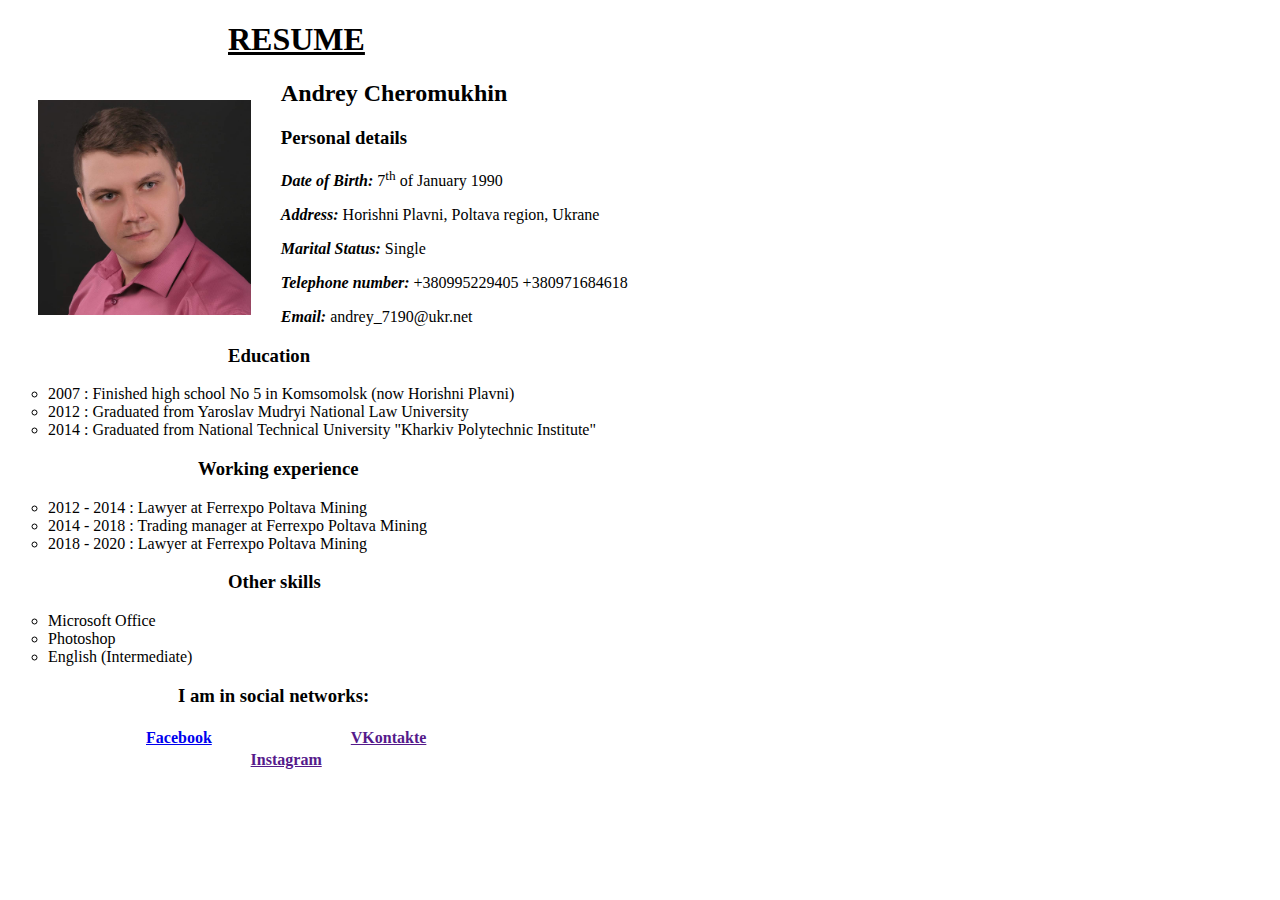
<file: homework/1resume/index.html>
<!DOCTYPE html>
<html lang="en">
  <head>
    <meta charset="UTF-8">
    <title>My resume</title>
    <meta http-equiv="X-UA-Compatible" content="ie=edge">
  </head>
  <body>
    <h1 style="text-indent:220px"><u><b>RESUME</b></u></h1>
      <img align="left" src="./img/my_photo.jpg" alt="My photo" title="My photo" vspace="20" hspace="30" height="215"> 
      <h2 align="left"> <b>Andrey Cheromukhin</b></h2>
      <h3 align="left"><b>Personal details</b></h3> 
        <p><b><em>Date of Birth:</em></b> 7<sup>th</sup> of January 1990</p>
        <p><b><em>Address:</em></b> Horishni Plavni, Poltava region, Ukrane</p>
        <p><b><em>Marital Status:</em></b> Single</p>
        <p><b><em>Telephone number:</em></b> +380995229405  +380971684618</p>
        <p><b><em>Email:</em></b> andrey_7190@ukr.net</p>
        <h3 style="text-indent:220px"><b>Education</b></h3>
            <ul type="circle">
               <li>2007 : Finished high school N<sud>o</sub> 5 in Komsomolsk (now Horishni Plavni) </li> 
               <li>2012 : Graduated from Yaroslav Mudryi National Law University</li>
               <li>2014 : Graduated from National Technical University "Kharkiv Polytechnic Institute"</li> 
            </ul>
      <h3 style="text-indent:190px"><b>Working experience</b></h3>
             <ul type="circle">
               <li>2012 - 2014 : Lawyer at Ferrexpo Poltava Mining</li> 
               <li>2014 - 2018 : Trading manager at Ferrexpo Poltava Mining</li> 
               <li>2018 - 2020 : Lawyer at Ferrexpo Poltava Mining</li> 
            </ul>
            <h3 style="text-indent:220px"><b>Other skills</b></h3>
            <ul type="circle">
              <li>Microsoft Office</li> 
              <li>Photoshop</li> 
              <li>English (Intermediate)</li> 
           </ul>
        <h3 style="text-indent:170px"><b>I am in social networks:</b></h3>
          <table style="text-indent:135px">
              <tr>
               <th>
                 <a href="https://www.facebook.com/profile.php?id=100009901813032"target="_blank"><front color="2C59E1">Facebook</front></a> 
                  <!--Активна только ссылка на Facebook, остальные ссылки только для примера использования элементов таблицы-->
               </th>
               <th>
                 <a href= ""target="_blank"><front color="61E1AC">VKontakte</front></a>
                </th>
               </tr>
               <th colspan="2">
                <a align="senter" href= ""target="_blank"><front color="E18C4B">Instagram</front></a>
                </th>
              </tr>
      </table>
  </body>
</html>
</file>
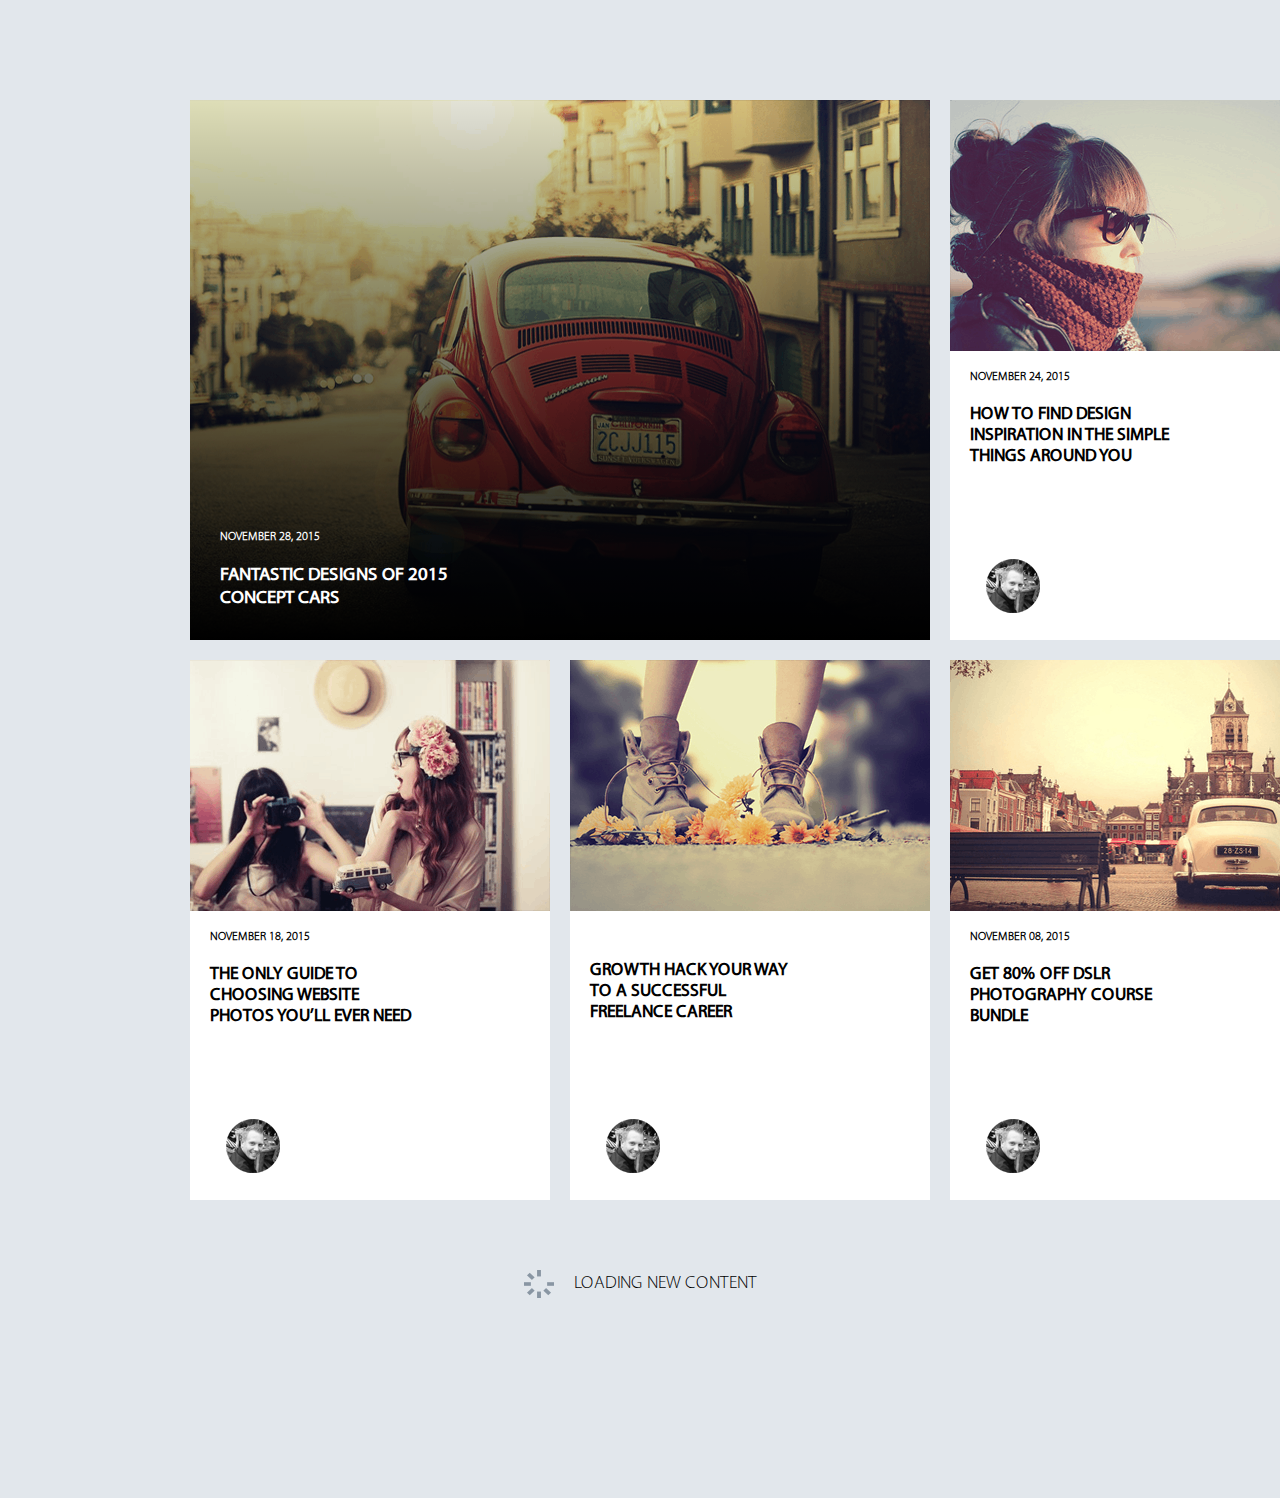
<file: homework/Blog/index.html>
<!DOCTYPE html>
<html lang="en">
<head>
    <meta charset="UTF-8">
    <meta name="viewport" content="width=device-width, initial-scale=1.0">
    <link rel="stylesheet" href="./style.css">
    <link rel="shortcut icon" href="./assets/images/blogs-png-2.png" type="icon">
    <title>Blog</title>
</head>
<body>
    <div class="container">
        <div class="grid1">
           <div class="blog-card1">
              <div class="foto1">
                  <img  class="img-card1" src="./assets/images/foto-1.png" alt="pic">
                  <div class="card1-text">
                  <h3 class="date"><span> November 28, 2015</span></h3> 
                  <a href="#" class="card1-link"><h3><span>Fantastic Designs Of 2015</span><span>Concept Cars</span></h3></a>
                  </div> 
               </div>
           </div>  
            <div class="blog-card">
              <div class="foto">
                  <img src="./assets/images/foto-2.png" alt="pic">
              </div>
              <div class="blog-card-text">
                 <h3 class="date">November 24, 2015</h3> 
                 <a href="#" class="card-link"><h3><span>How To Find Design</span><span> Inspiration In The Simple</span><span> Things Around You</span></h3></a>
                 <img class="blog-card-foto-6" src="./assets/images/foto-6.png" alt="foto"> 
              </div>
           </div>
        </div>   
        <div class="grid2">
          <div class="blog-card">
              <div class="foto">
                  <img src="./assets/images/foto-3.png" alt="pic">
              </div>
              <div class="blog-card-text">
                <h3 class="date">November 18, 2015</h3> 
                <a href="#" class="card-link"><h3><span>The Only Guide To</span><span>Choosing Website</span><span>Photos You’ll Ever Need</span></h3></a>
                <img class="blog-card-foto-6" src="./assets/images/foto-6.png" alt="foto"> 
              </div>
          </div>  
          <div class="blog-card">
               <div class="foto4">
                   <img src="./assets/images/foto-4.png" alt="pic">
                </div>
                <div class="blog-card-text">
                <a href="#" class="card-link"><h3><span>Growth Hack Your Way</span><span>to a Successful</span><span>Freelance Career</span></h3></a>
                <img class="blog-card-foto-6" src="./assets/images/foto-6.png" alt="foto"> 
                </div>
          </div>
          <div class="blog-card">   
                <div class="foto">
                 <img src="./assets/images/foto-5.png" alt="pic">
                </div>
                <div class="blog-card-text">
                 <h3 class="date">November 08, 2015</h3> 
                 <a href="#" class="card-link"><h3><span>Get 80% Off DSLR</span><span>Photography Course</span><span>Bundle</span></h3></a>
                 <img class="blog-card-foto-6" src="./assets/images/foto-6.png" alt="foto"> 
                </div>
         </div>
     </div>
     <div class="footer-icon">
        <img class="footer-icon-img" src="./assets/images/footer-icon.png" alt="loading icon">
        <span class="footer-icon-text">loading new content</span>      
    </div>
 </div>  
</body>
</html>
</file>
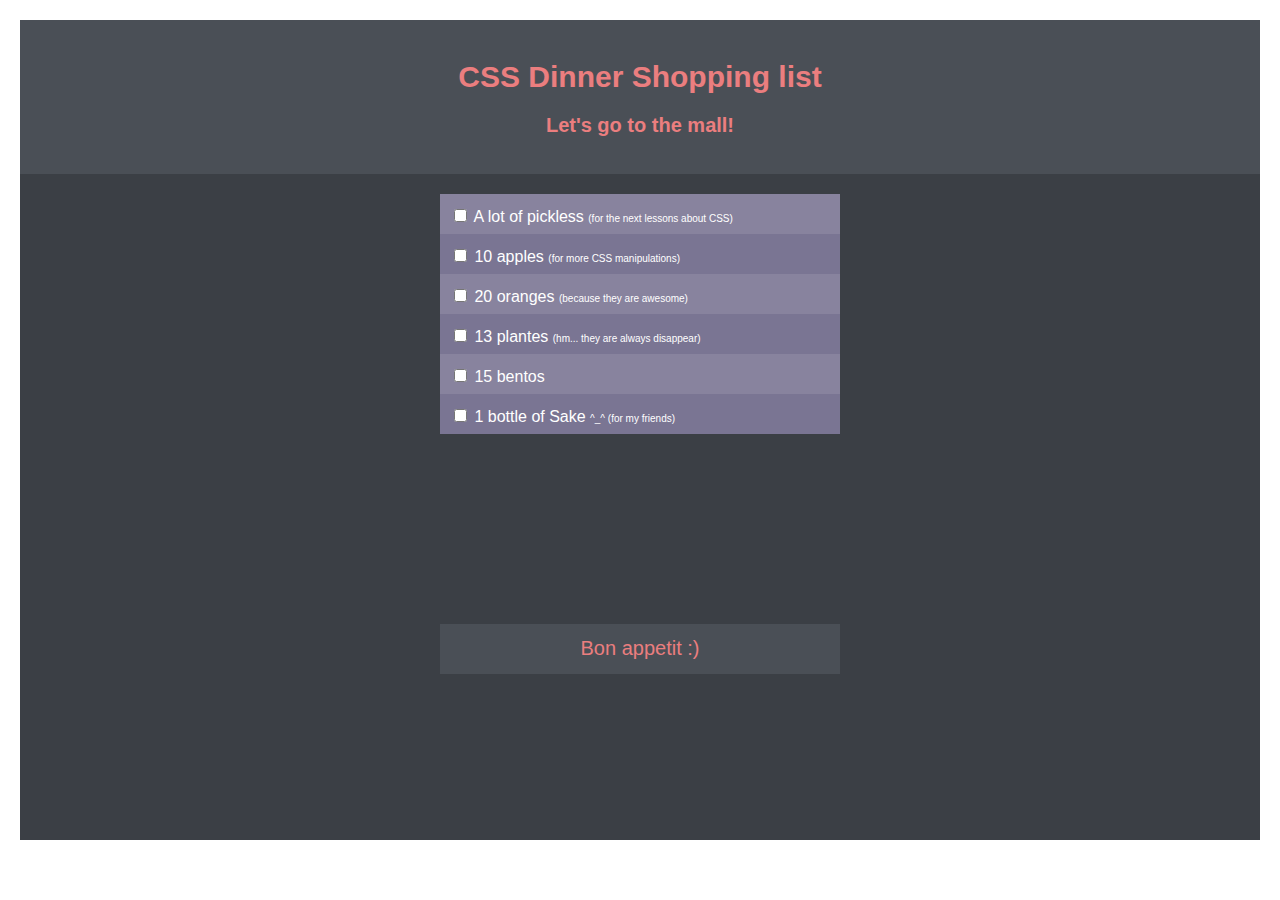
<file: homework/css-shoping-list-3/index.html>
<!DOCTYPE html>
<html lang="en">
<head>
    <meta charset="UTF-8">
    <meta name="viewport" content="width=device-width, initial-scale=1.0">
    <link rel="stylesheet" href="./style.css">
    <link rel="shortcut icon" href="./img/favicon.png" type="image/x-icon">
    <title>CSS Dinner Shopping list</title>
</head>
<body>
<article class="title">  
    <h1><b>CSS Dinner Shopping list</b></h1>
    <h2>Let's go to the mall!</h2> 
</article>
<section>
    <ul class="list">
      <li class="item1">
        <label>
        <input type="checkbox" id="item1">
        <span class="list-item1">A lot of pickless </span>
      </label>
      </li>
       <li class="item2">
         <label >
         <input type="checkbox" id="item2">
         <span class="list-item2">10 apples </span>
        </label>
      </li>
      <li class="item3">
        <label>
         <input type="checkbox" id="item3">
         <span class="list-item3">20 oranges </span>
        </label>
      </li>
      <li class="item4"><label>
          <input type="checkbox" id="item4">
          <span class="list-item4">13 plantes </span>
        </label>
      </li>
      <li class="item5">
        <label>
           <input type="checkbox" id="item5">
           <span class="list-item5">15 bentos </span>
          </label>
      </li>
      <li class="item6">
        <label>
           <input type="checkbox" id="item6">
           <span class="list-item6">1 bottle of Sake </span>
          </label>
      </li>
   </ul>
  </section>
  <footer>
     <button class="btn">Bon appetit :)</button>
 </footer>
</body>
</html>
</file>
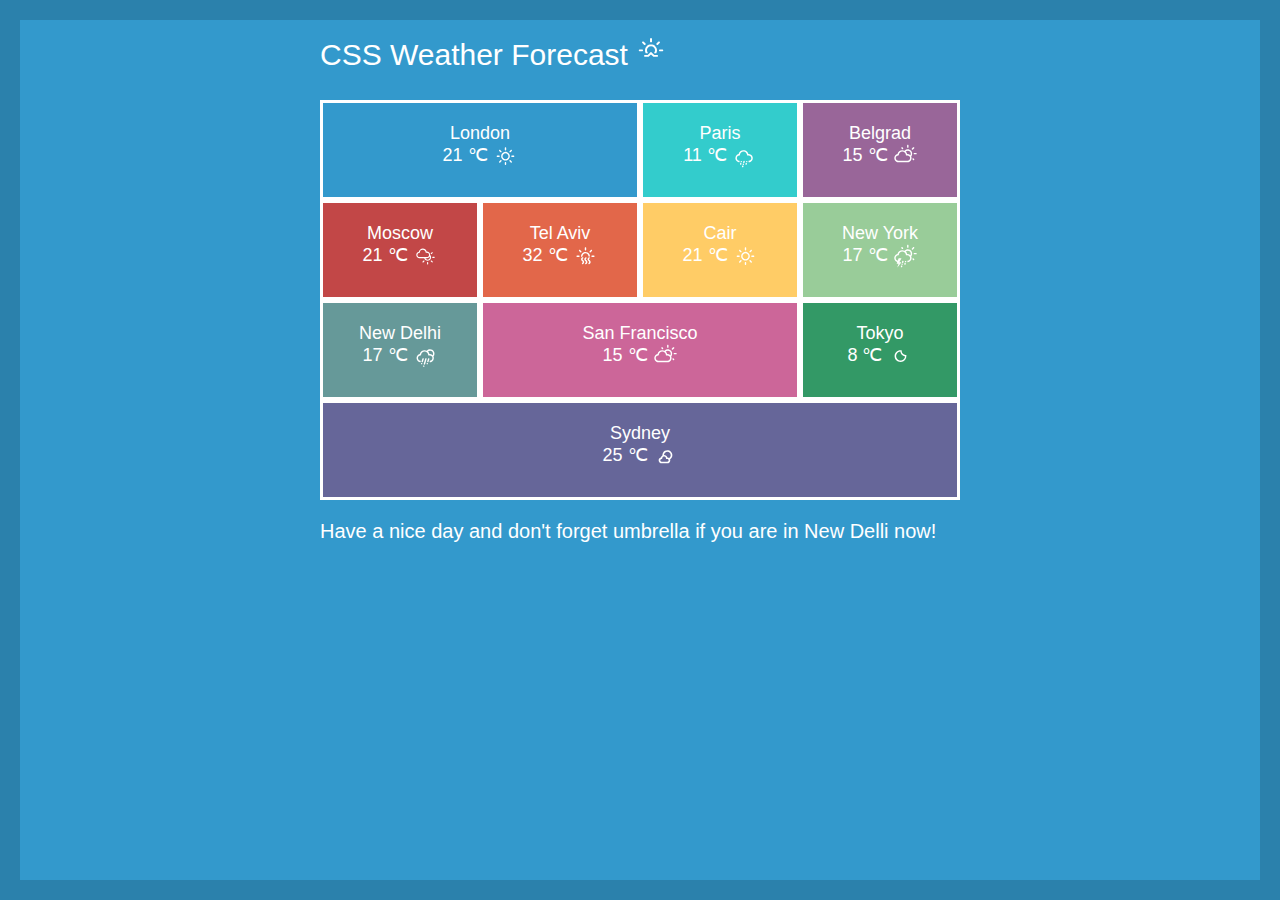
<file: homework/CSS_Weather_Forecast/index.html>
<!DOCTYPE html>
<html lang="en">
<head>
    <meta charset="UTF-8">
    <meta name="viewport" content="width=device-width, initial-scale=1.0">
    <link rel="stylesheet" href="./style.css">
    <link rel="shortcut icon" href="./icons/kisspng-sun-computer-icons-sun-vector-5acb32ddccce51.4741798915232662698389.png" type="image/x-icon">
    <title>CSS_Weather_Forecast</title>
</head>
<body>
    <header class="heading">
        <span>CSS Weather Forecast</span> <img class="heading-icon" src="./icons/wi-sunrise.svg" alt="">
    </header>
    <section>
    <ul class="main-list">
        <li class="cell-1"><p>London</p><span class="temperature" > 21 &#8451 </span> <img class="icon" src="./icons/wi-day-sunny.svg"> </li>
        <li class="cell-2"><p>Paris</p><span class="temperature">  11 &#8451  </span> <img class="icon" src="./icons/wi-sleet.svg"> </li>
        <li class="cell-3"><p>Belgrad</p><span class="temperature">  15 &#8451 </span> <img class="icon" src="./icons/wi-day-cloudy.svg"> </li>
        <li class="cell-4"><p>Moscow</p><span class="temperature">  21 &#8451 </span> <img class="icon" src="./icons/wi-day-cloudy-high.svg"> </li>
        <li class="cell-5"><p>Tel Aviv</p><span class="temperature"> 32 &#8451 </span><img class="icon" src="./icons/wi-hot.svg"> </li>
        <li class="cell-6"><p>Cair</p><span class="temperature">  21 &#8451 </span> <img class="icon" src="./icons/wi-day-sunny.svg"> </li>
        <li class="cell-7"><p>New York</p><span class="temperature">  17 &#8451 </span> <img class="icon" src="./icons/wi-day-sleet-storm.svg"> </li>
        <li class="cell-8"><p>New Delhi</p><span class="temperature">  17 &#8451 </span> <img class="icon" src="./icons/wi-night-hail.svg"> </li>
        <li class="cell-9"><p>San Francisco</p><span class="temperature">  15 &#8451 </span> <img class="icon" src="./icons/wi-day-cloudy.svg"> </li>
        <li class="cell-10"><p>Tokyo</p><span class="temperature">  8 &#8451 </span> <img class="icon" src="./icons/wi-night-clear.svg"> </li>
        <li class="cell-11"><p>Sydney</p><span class="temperature"> 25 &#8451 </span> <img class="icon" src="./icons/wi-night-partly-cloudy.svg"></li>
    </ul>
</section>
<footer>
    <p class="footer-text">Have a nice day and don't forget umbrella if you are in New Delli now!</p>
</footer>
</body>
</html>
</file>
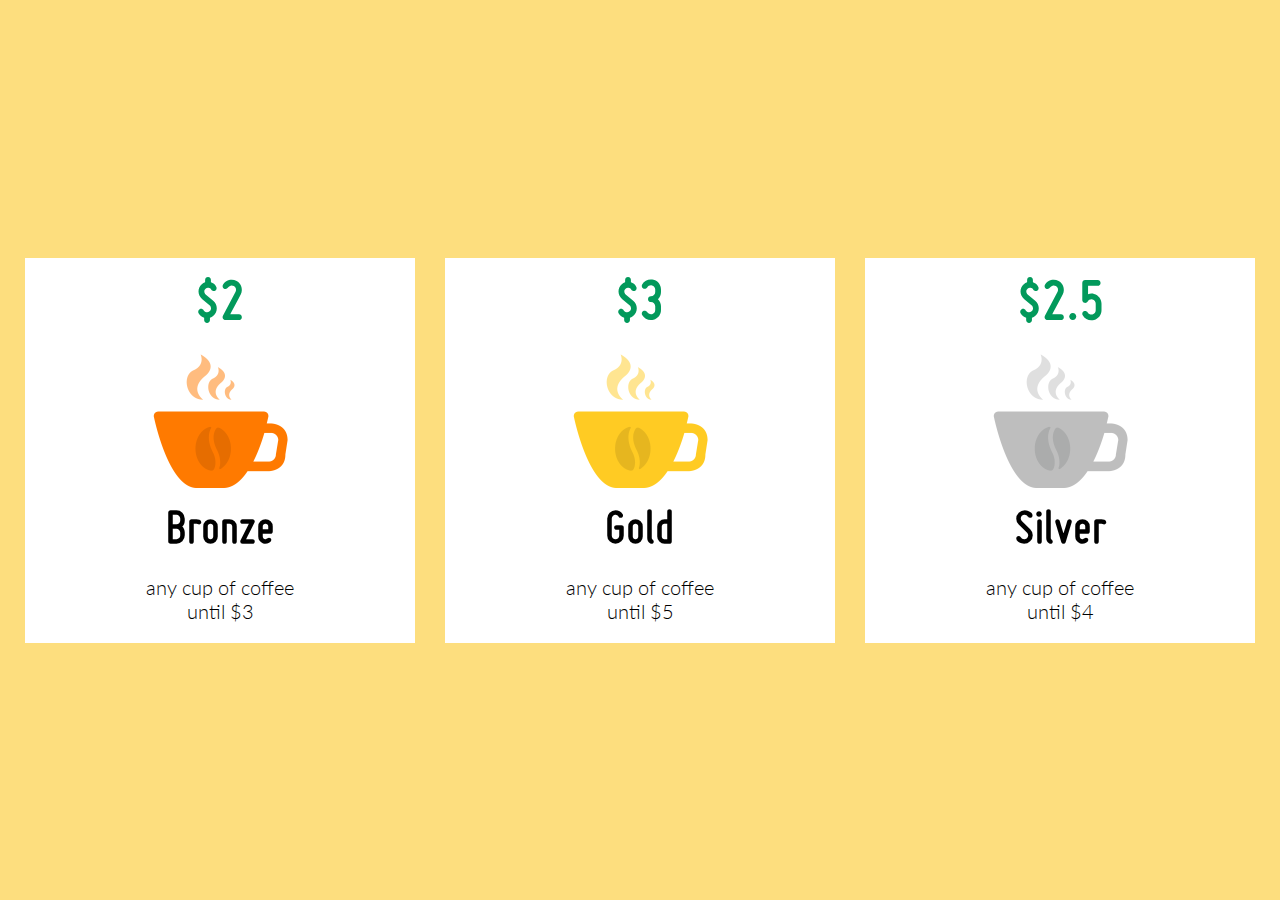
<file: homework/Cups/index.html>
<!DOCTYPE html>
<html lang="en">
<head>
    <meta charset="UTF-8">
    <meta name="viewport" content="width=device-width, initial-scale=1.0">
    <link rel="stylesheet" href="./style.css">
    <link rel="shortcut icon" href="./assets/images/hotpng-com.png" type="icon">
    <title>Cups of coffe</title>
</head>
  <body>
        <ul class="price-list">
            <li class="price-card">
                <p class="price-list__price">$2</p>
                <div class="price-list__img"><img src="./assets/images/orange-cup.png" alt="orange-cup"></div>
                <h3 class="price-list__heading">Bronze</h3>
                <p class="price-list__text"> any cup of coffee until $3</p>
            </li>
            <li class="price-card">
                <p class="price-list__price">$3</p>
                <div class="price-list__img"><img src="./assets/images/yellow-cup.png" alt="yellow-cup"></div>
                <h3 class="price-list__heading">Gold</h3>
                <p class="price-list__text"> any cup of coffee until $5</p>
            </li>
            <li class="price-card">
                <p class="price-list__price">$2.5</p>
                <div class="price-list__img"><img src="./assets/images/grey-cup.png" alt="grey-cup"></div>
                <h3 class="price-list__heading">Silver</h3>
                <p class="price-list__text"> any cup of coffee until $4</p>
            </li>
        </ul>
  </body>
</html>
</file>
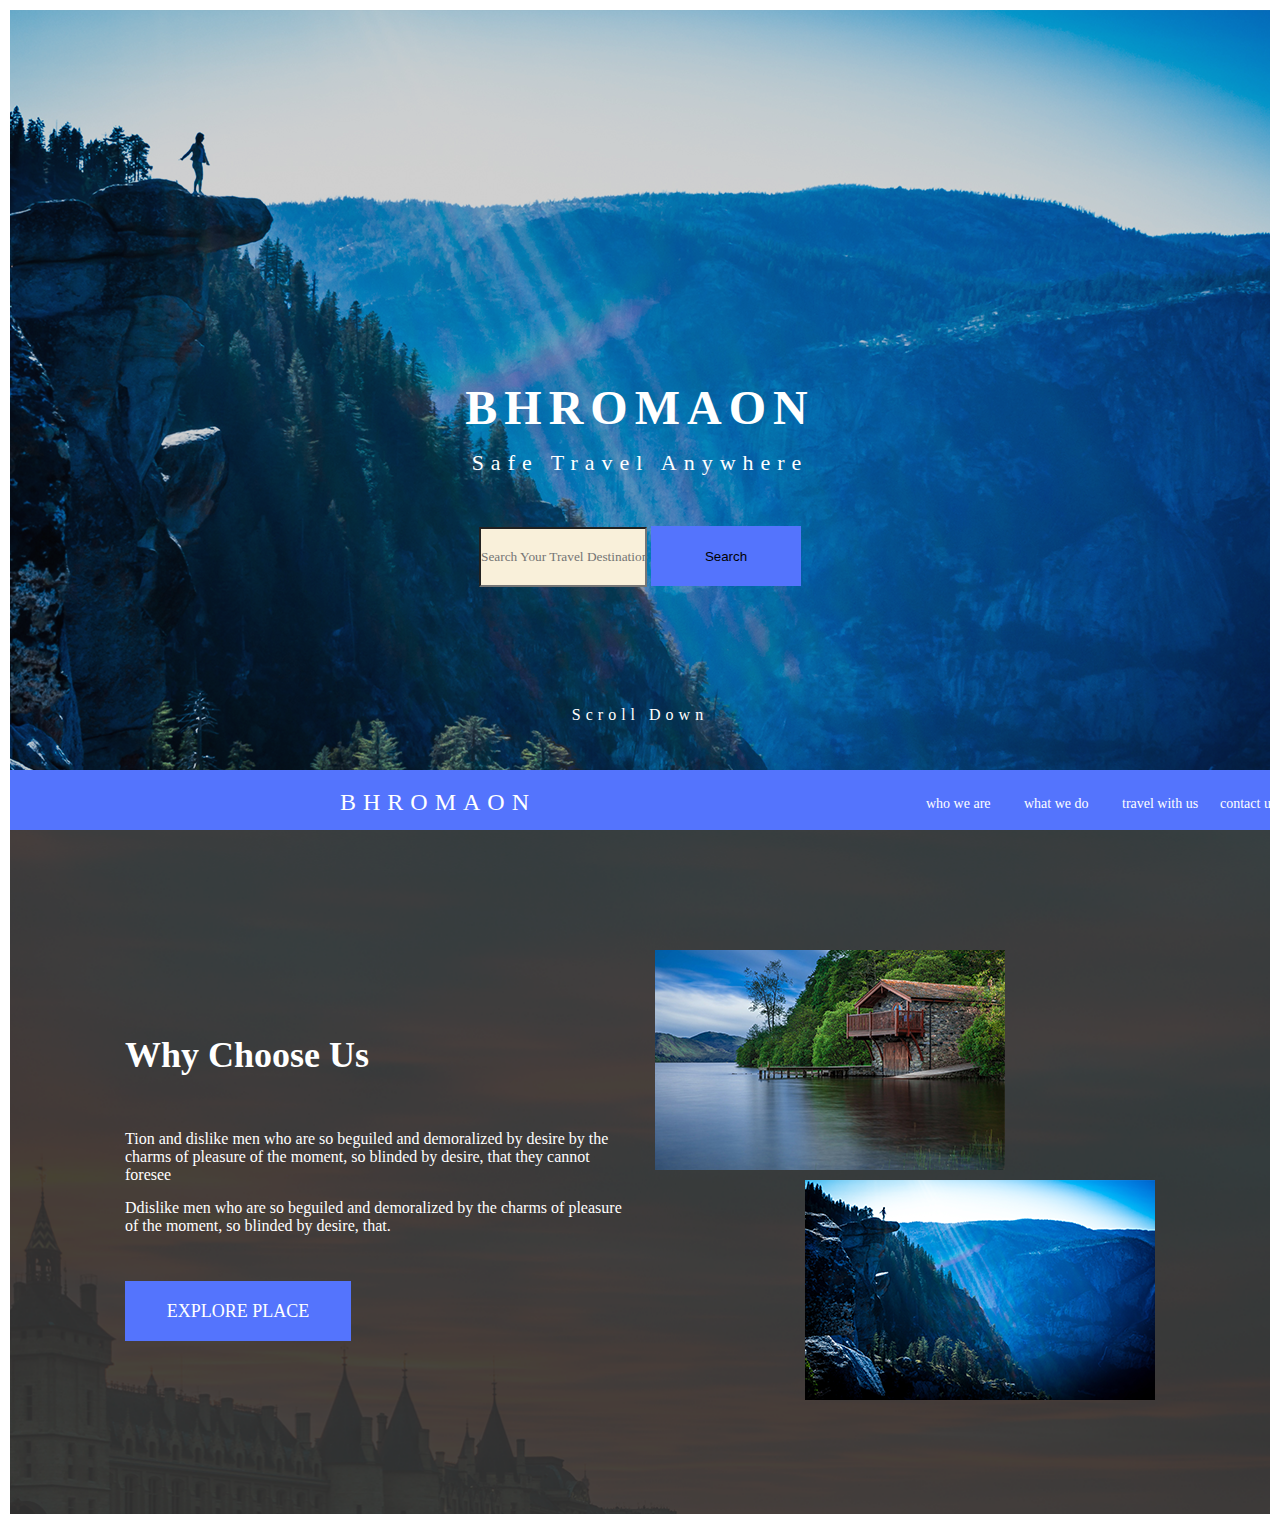
<file: homework/exаm/index.html>
<!DOCTYPE html>
<html lang="en">
<head>
    <meta charset="UTF-8">
    <meta name="viewport" content="width=device-width, initial-scale=1.0">
    <link rel="stylesheet" href="./style.css">
    <link rel="shortcut icon" href="./assets/images/Snow mountain free icon 1.png" type="image/x-icon">
    <title>Travel More</title>
</head>
<body>
    <header class="header">
        <h1 class="main_title">bhromaon</h1>
        <span class="head_text">Safe Travel Anywhere</span>
        <div class="form">
            <form class="header_form">
            <input type="text" placeholder="Search Your Travel Destination">
            <button type="submit">Search</button>
            </form>
            <span class="text_scroll_down">Scroll Down</span>
            <a class="scroll_down" href=""></a>
        </div>
    <div class="head_menu">
        <span class="head_menu_text">bhromaon</span>
        <div class="head_main_menu">
            <ul>
                <li>
                    <a class="head_menu_links" href="index.html">who we are</a>
                </li>
                <li>
                    <a class="head_menu_links" href="index.html">what we do</a>
                </li>
                <li>
                    <a class="head_menu_links" href="index.html">travel with us</a>
                </li>
                <li>
                    <a class="head_menu_links" href="index.html">contact us</a>
                </li>
            </ul>
    </div>
        </div>
    </header>
 <section class="section_1">
  <div class="section_1_left_side">
     <h2 class="section_1_title">Why Choose Us</h2>
     <span class="section_1_text_part1">Tion and dislike men who are so beguiled and demoralized by desire by the charms of pleasure of the moment, so blinded by desire, that they cannot foresee </span>
     <span class="section_1_text_part2">Ddislike men who are so beguiled and demoralized by the charms of pleasure of the moment, so blinded by desire, that.</span>
     <a href="#" class="section_1_button">explore place</a>
  </div>
     <div class="section_1_right_side"> 
       <div class="section_1_pic1"></div>
       <div class="section_1_pic2"></div>
    </div>
    </section>
</body>
</html>
</file>
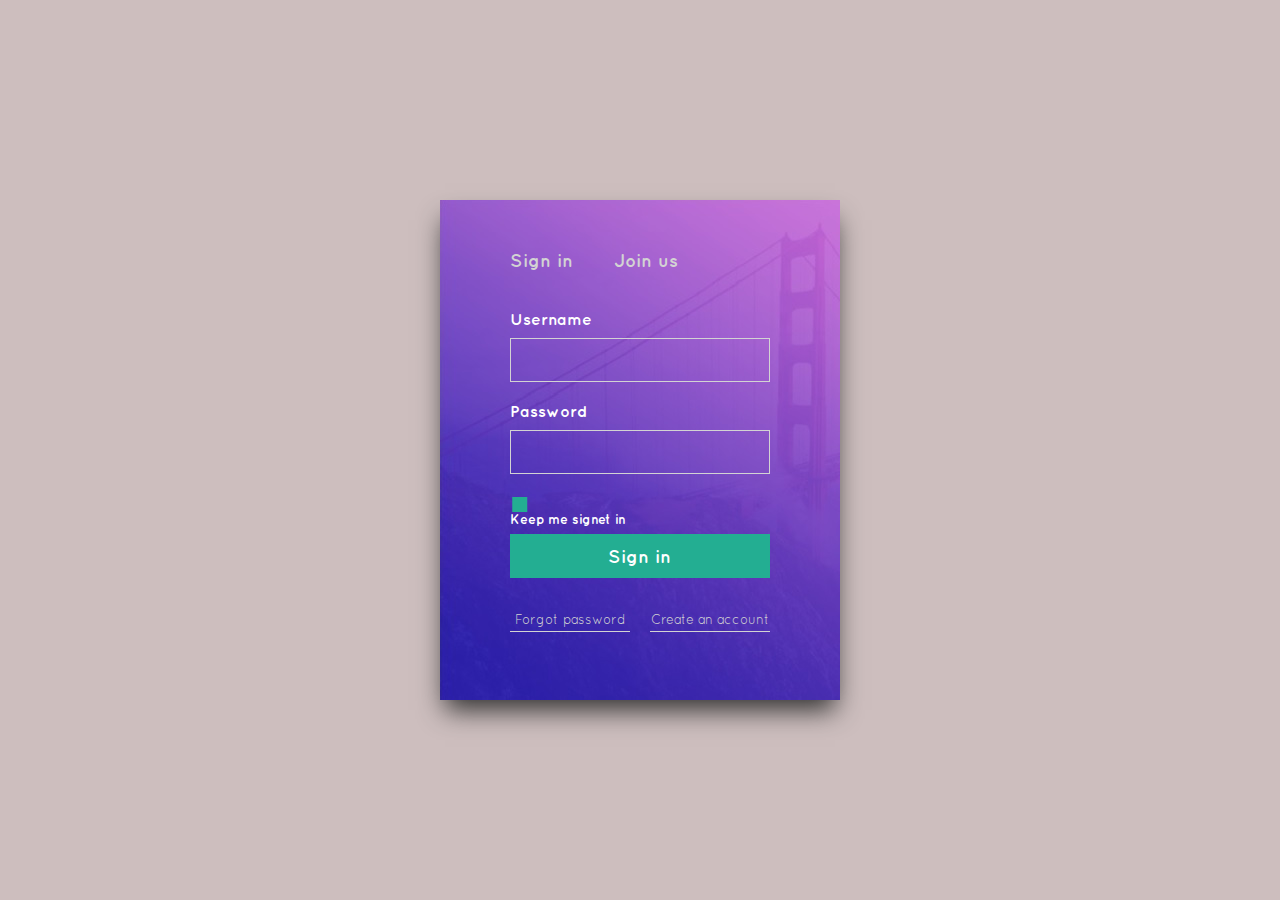
<file: homework/form/index.html>
<!DOCTYPE html>
<html lang="en">
<head>
    <meta charset="UTF-8">
    <meta name="viewport" content="width=device-width, initial-scale=1.0">
    <link rel="stylesheet" href="./style.css">
    <link rel="shortcut icon" href="./assets/images/icon.png" type="image/x-icon">
    <title>Form</title>
</head>
<body>
  <div class="form">
     <header>
       <div clas="sign-in-block">
        <a class="sign-in" href="index.html">Sign in</a>
       </div>
       <div class="join-us-block">
          <a class="join-us" href="index.html">Join us</a>
       </div>
     </header>
     <section>
        <div>
          <p class="text-form">Username</p>
          <div> <input class="input" type="text"></div>
        </div>
        <div>
           <p class="text-form">Password</p>
           <div><input class="input" id="userPassword" type="password" autocomplete="current-password">
          </div>
         </div>
        <div class="radio-btn">
          <label class="radio-label" for="radio">     
           <input type="radio" class="radio-input" name="radio-btn" id="radio" form="" value="">
           <span class="chacking"></span>
           <span class="text-radio">Keep me signet in</span>
          </label> 
        </div>
        <button type="submit" class="form-btn" value="Sign in">Sign in</button>
     </section>
     <footer>
        <div>
            <a class="forgot-password" href="index.html">Forgot password</a>
        </div>
        <div>
             <a class="create-an-account" href="index.html">Create an account</a>
        </div>
     </footer>
  </div>
</body>
</html
</file>
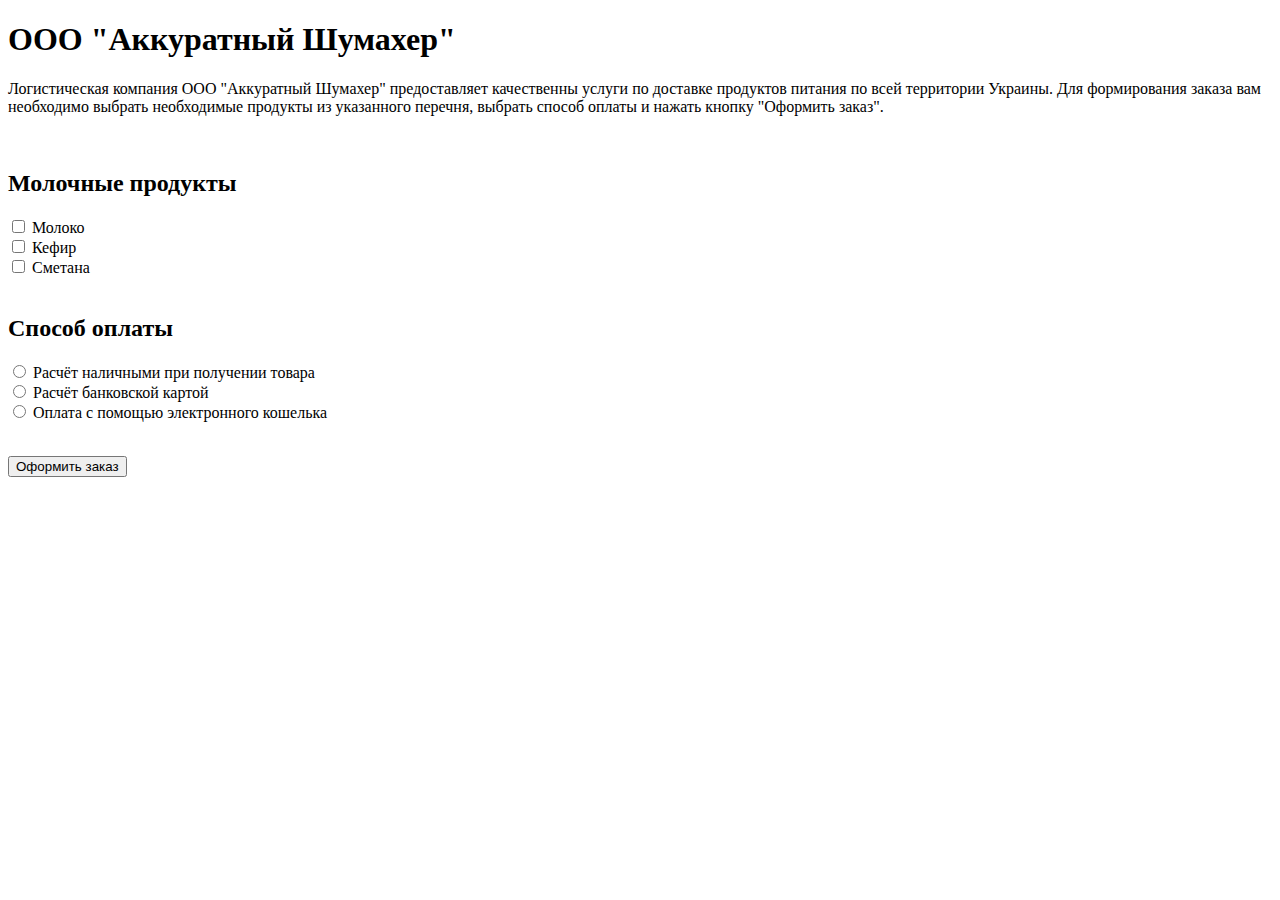
<file: homework/list-2/index.html>
<!DOCTYPE html>
<html lang="en">
<head>
    <meta charset="UTF-8">
    <meta name="viewport" content="width=device-width, initial-scale=1.0">
    <title>Grocery list</title>
</head>
<body>
    <h1>OOO "Аккуратный Шумахер"</h1>
    <p>Логистическая компания OOO "Аккуратный Шумахер" предоставляет качественны услуги по доставке продуктов питания по всей территории Украины. Для формирования заказа вам необходимо выбрать необходимые продукты из указанного перечня, выбрать способ оплаты и нажать кнопку "Оформить заказ".</p><br>
    <h2>Молочные продукты</h2>
    <input type="checkbox" id="milk">
    <label for="milk">Молоко</label><br>
    <input type="checkbox" id="milk1">
    <label for="milk1">Кефир</label><br>
    <input type="checkbox" id="milk2">
    <label for="milk2">Сметана</label><br><br>
    <h2>Способ оплаты</h2>
    <input type="radio" id="pay" name="sugar">
    <label for="pay">Расчёт наличными при получении товара</label><br>
    <input type="radio" id="pay1" name="sugar">
    <label for="pay1">Расчёт банковской картой</label><br>
    <input type="radio" id="pay2" name="sugar">
    <label for="pay2">Оплата с помощью электронного кошелька</label><br><br>
    <p style="text-align: left"><button>Оформить заказ</button><br><br>
</body>
</html>
</file>
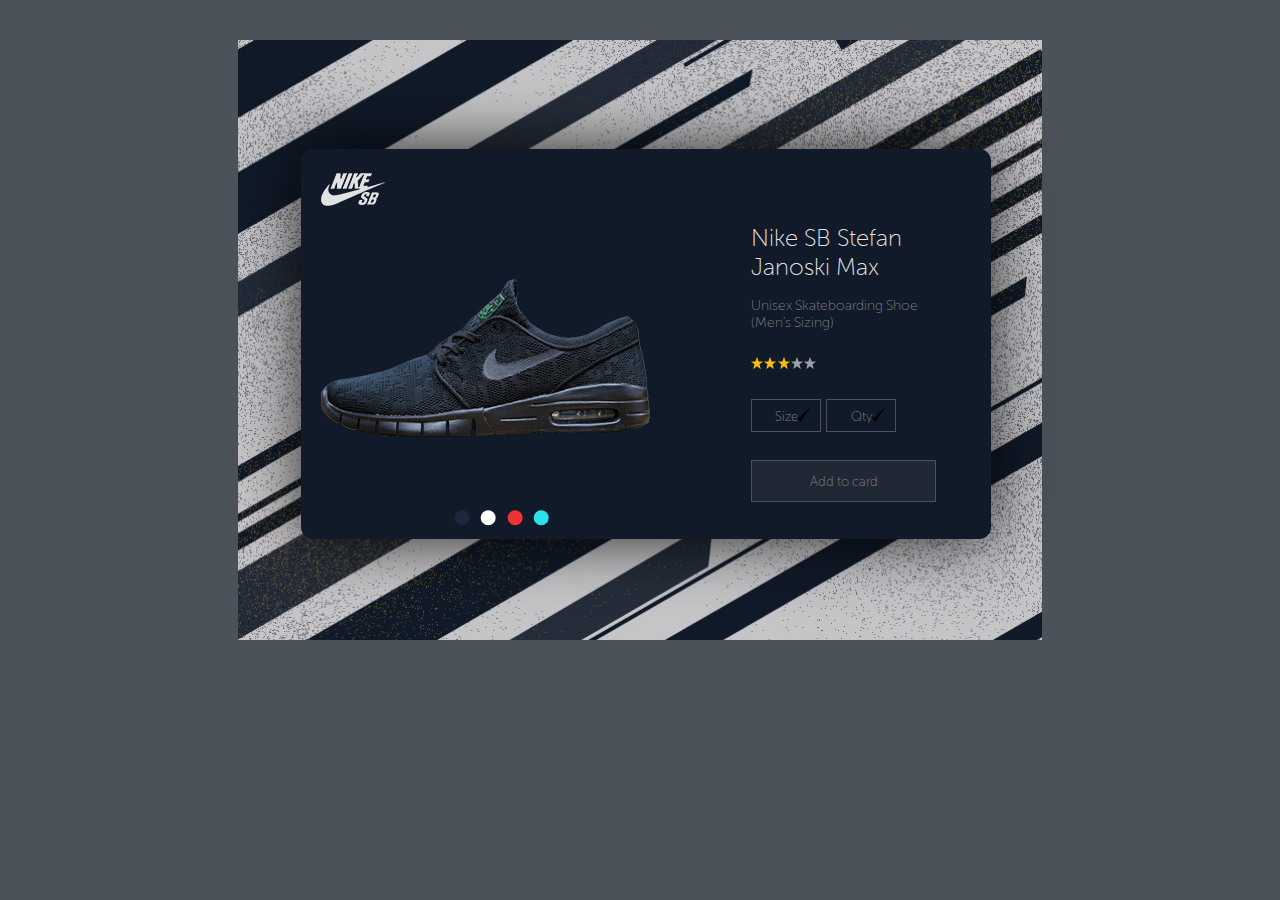
<file: homework/Nike/index.html>
<!DOCTYPE html>
<html lang="en">
<head>
    <meta charset="UTF-8">
    <meta name="viewport" content="width=device-width, initial-scale=1.0">
    <link rel="stylesheet" href="./style.css">
    <link rel="shortcut icon" href="./assets/images/icons8-nike-50.png" type="image/x-icon">
    <title>Nike product</title>
</head>
<body>
    <section class="main_card_background"> 
        <div class="main_card">
         <div class="left_section">
            <div class="left_section--logotype">
                 <img class="logotype" src="./assets/images/logo.png" alt="Nike">
            </div>
            <div class="left_section--product">
                 <img class="product" src="./assets/images/Nike-SB-Stefan-Janoski-Max.png" alt="nike_product">
            </div>
            <div class="left_section--radio_btn">
                <input type="radio" class="radio-input radio-1" name="radio-btn" id="radio-1" form="card-form" value="black">
                <label class="radio-label left_section--radio_btn--black" for="radio-1"></label>
           
                <input type="radio" class="radio-input radio-2" name="radio-btn" id="radio-2" form="card-form" value="white">
                <label class="radio-label left_section--radio_btn--white" for="radio-2"></label>
    
                <input type="radio" class="radio-input radio-3" name="radio-btn" id="radio-3" form="card-form" value="red">
                <label class="radio-label left_section--radio_btn--red" for="radio-3"></label>
        
                <input type="radio" class="radio-input radio-4" name="radio-btn" id="radio-4" form="card-form" value="blue">
                <label class="radio-label left_section--radio_btn--blue" for="radio-4"></label>
            </div>
         </div>
         <div class="right_section">
             <div class="right_section--text">
                 <div>
                 <span class="right_section--text--name_text">Nike SB Stefan Janoski Max</span></div>
                 <div>
                 <span class="right_section--text--discription_text">Unisex Skateboarding Shoe (Men's Sizing)</span></div>
             </div>
             <div class="right_section--rating">
                  <img src="./assets/images/Stars.png" alt="Stars">
             </div>
             <div class="select_block">
                    <div class="select_block_size">
                        <div class="select_block-background"><img class="tic" width="15" height="15" src="./assets/images/tic.png" alt=""></div>
                        <select class="select_wrapper select_block--size" name="size" id="">
                            <option value="Size" selected>Size</option>
                            <option value="7">7</option>
                            <option value="8">8</option>
                            <option value="9">9</option>
                            <option value="10">10</option>
                        </select>
                    </div>
                    <div class="select_block_qty">
                        <div class="select_block-background"><img class="tic" width="15" height="15" src="./assets/images/tic.png" alt=""></div>
                        <select class="select_wrapper select_block--qty" name="quantity" id=""> 
                            <option value="Qty" selected>Qty</option>
                            <option value="1">1</option>
                            <option value="2">2</option>
                            <option value="3">3</option>
                            <option value="4">4</option>
                        </select>
                    </div>
                </div>
                <button type="submit" class="select_block--btn" value="Add to card">Add to card</button>
            </form>
         </div>
        </div>
      </div>
    </section>
</body>
</html>
</file>
<file: homework/Blog/style.css>
@font-face {
        font-family: 'Myriad_Pro_Light';
        src: url('./assets/fonts/MyriadPro-Light.eot');
        src: url('./assets/fonts/MyriadPro-Light.eot?#iefix') format('embedded-opentype'),
        url('./assets/fonts/MyriadPro-Light.woff') format('woff'),
        url('./assets/fonts/MyriadPro-Light.ttf') format('truetype');
        font-weight: normal;
        font-style: normal;
        }
@font-face {
        font-family: 'Myriad_Pro_Regular';
        src: url('./assets/fonts/MyriadPro-Regular.eot');
        src: url('./assets/fonts/MyriadPro-Regular.eot?#iefix') format('embedded-opentype'),
        url('./assets/fonts/MyriadPro-Regular.woff') format('woff'),
        url('./assets/fonts/MyriadPro-Regular.ttf') format('truetype');
        font-weight: normal;
        font-style: normal;
        }
*{
    margin: 0;
    padding: 0;
    box-sizing: border-box;
}
:root{
    --bg-color: #E2E7EC;
    --blog-card-color: white;

    --text-font: 'Myriad_Pro_Regular';
    --date-font: 'Myriad_Pro_Light';

    --main-text-color: black;
    --text-color: white;
}
body{
    font-family: var(--text-font);
    background-color:  var(--bg-color);
    font-size: 100%;
    min-height: 100vh;
    display: flex;
    justify-content: center;
    align-items: center;
}
.container{
    padding: 100px 240px;
}
.grid1{
    display: flex;
    flex-direction: row;
    justify-content:space-between; 
    max-width: 100vh;
}
.grid2{
    display: flex;
    flex-direction: row;
    justify-content:space-between; 
    max-width: 100vh;
}
span{
    display: block;
}
.blog-card1{
    display:flex;
    position:relative;
    text-align: left;
    width: 740px;
    height: 540px ;
    background-image: url("./assets/images/foto-1.png" alt="pic") no-repeat;
    z-index: 1;
    margin: 0px 20px 20px 0px;
}
.img-card1{
    width: 740px ;
}
.blog-card1::after {
    content: "";
    background-image: linear-gradient(to bottom, rgba(0, 0, 0, 0.1), #000000);
    position: absolute;
    top: 0;
    bottom: 0;
    left: 0;
    right: 0;
    z-index: 2;
}
.card1-link{
    text-decoration: none;
    color: var(--text-color);
}
.card1-text{
    display: border-box;
    position:absolute;
    left:30px;
    bottom:30px;
    width:100%;
    box-sizing:border-box;
    -moz-box-sizing: border-box;
    -webkit-box-sizing: border-box;
    box-sizing: border-box;
    color: var(--text-color) ;
    z-index: 3;
    font-family:var(--text-font);
    text-transform: uppercase;
}
.card-link{
    text-decoration: none;
    color: var(--main-text-color);
    font-size: 15px ;
    text-transform: uppercase;
}
.blog-card{
    position: relative;
    background-color: var(--blog-card-color);
    color: var(--main-text-color);
    display:flex;
    flex-direction: column;
    text-align: left;
    width: 360px;
    height: 540px ;
    margin: 0px 20px 20px 0px;
}
.grid1 :last-child{
    margin-right: 0;
}
.grid2 :last-child{
    margin-right: 0;
}
.foto4{
    height: 250px;
    margin-bottom: 50px;
}
.foto{
    height: 250px;
    margin-bottom: 20px;
}
.blog-card-text{
    font-family: var(--text-font);
    font-size: 16px;
    padding: 0 20px;
}
.date{
    font-family:var(--date-font);
    text-transform: uppercase;
    font-size: 12px;
    margin-bottom: 20px;
}
.blog-card-foto-6{
    position: absolute;
    top: 85%;
    bottom: 85%;
    left: 10%;
    right: 0;
}
.footer-icon {
    margin-top: 50px;
    margin-bottom: 100px;
    display: flex;
    justify-content: center;
    align-items: center;
}
.footer-icon-img{
    margin-right: 20px;
}
.footer-icon-text{
    font-family:var(--date-font);
    text-transform: uppercase;
    font-size: 18px;
}
a:hover {text-decoration: underline;}
</file>
<file: homework/css-shoping-list-3/style.css>
*{transition: all .1s ease-in;
    padding: 0px;
   
}
body{
    font-family:\'Trebuchet MS\', Trebuchet, Arial, sans-serif ;
    margin: 20px;  
    max-height: 100vh;
}
.title{
    display:block;
    text-align: center;
    background-color: #4A4F56;
    color: #EB7E7F;
    padding: 20px 0 ;
}
h1 {
    font-size: 30px;
}
h2 {margin-top: 20px ;
    font-size: 20px;
}
.list {
    height: 50vh ;
    box-sizing:border-box;
    background-color:#3B3F45;
    padding-top: 20px;
    width: 400px ;
}
section{
    background-color:#3B3F45;
    max-width: 100%;
}
ul {
    min-width: 400px;
    min-height: 240px ;
    font-size: 16px;
    text-align: left;
    list-style-type: none;
    color:#FFFFFF;
    margin: 0 auto;
}
label{
    display: block;
    box-sizing: border-box;
    padding:10px;
}
li:nth-child(2n+1) {
    display: block;
    box-sizing: border-box;
     background-color:#88839E;
     height: 40px;
     cursor: pointer;
     border-top: 2px solid transparent ;
     border-bottom: 2px solid transparent;
     margin: 0 auto;
    }
 li:nth-child(2n){
     display: block;
     box-sizing: border-box;
     background-color:#7A7593;
     height:  40px;
     cursor: pointer;
     border-top: 2px solid  transparent;
     border-bottom: 2px solid transparent;
   
     margin: 0 auto;
}
li .list-item1::after{
    content:"(for the next lessons about CSS)";
    font-size: 10px;
}
li .list-item2::after{
    content:"(for more CSS manipulations)";
    font-size: 10px;
}
li .list-item3::after{
    content:"(because they are awesome)";
    font-size: 10px;
}
li .list-item4::after{
    content:"(hm... they are always disappear)";
    font-size: 10px;
}
li .list-item6::after{
    content:"^_^ (for my friends)";
    font-size: 10px;
}
 ul li:hover {
    background-color: #625E77; 
    border-top: 2px solid rgb(255, 255, 255);
    border-bottom: 2px solid rgb(255, 255, 255);
    cursor: pointer;
}
ul li:active {
    background-color: #EB7E7F;
    border-top: 2px solid #ffffff;
    border-bottom: 2px solid #ffffff;}
 
    .list [type="checkbox"]:checked + span {
        text-decoration: line-through;
        color: #9CA0B5;
    }

footer{
    height: 24vh;
	box-sizing: border-box;
    background-color:#3B3F45;
    }
.btn {
    display: block;
    height: 50px ;
    width: 400px;
	font-size: 20px;
	background-color: #4A4F56;
	cursor: pointer;
	border: none;
    outline: none;
    color: #EB7E7F;
    margin: 0 auto;
    }
.btn:active {
        background-color:#EB7E7F;
        color: #ffffff;
</file>
<file: homework/CSS_Weather_Forecast/style.css>
﻿*{transition: all .1s ease-in;
    margin: 0px;
    padding: 0px;
   box-sizing: border-box;
   font-family: “Lucida Sans Unicode”, “Lucida Grande”, sans-serif;
}
body {
   
    height: 100vh;
    border:  20px solid #2B81AC ;
    background-color: #3399CC;

    
}
.heading{
    display:block;
    box-sizing: border-box;
    height: 80px;
    max-width: 50vw;
    color: white;
    margin: 0 auto;
    padding-top: 15px ;
    padding-bottom: 15px ;
    font-size: 30px;
}
h1{
    display:block;
    box-sizing: border-box;
   
}
ul{
    list-style-type: none;
    max-width: 50vw;
    display: block;
    box-sizing: border-box;
    margin: 0 auto 20px ;
    font-size: 0;
    color: white ;
    transition: all .1s ease-in;
}
 ul:hover li:not(:hover){
   opacity:0.5;
}
li{
    box-sizing: border-box;
    display:inline-block;
    border: 3px solid white;
    border-collapse: collapse;
    font-size: 18px;
    height: 100px;
    padding: 20px 0;
    text-align: center;}

.cell-1{
    background-color:#3399CC;
    width: 50%;
   
}
.cell-2{
    background-color: #33CCCC;
    width: 25%;
}
.cell-3{
    background-color:#996699 ;
    width: 25%;
}
.cell-4{
background-color:#C24747 ;
width: 25%;
}
.cell-5{
background-color:#E2674A ;
width: 25%;
}
.cell-6{
background-color:#FFCC66 ;
    width: 25%;
}
.cell-7{
background-color:#99CC99 ;
width: 25%;
}
.cell-8{
    background-color:#669999 ;
    width: 25%;
}
.cell-9{
    background-color:#CC6699 ;
    width: 50%;
}
.cell-10{
    background-color:#339966 ;
    width: 25%;
}
.cell-11{
    background-color:#666699 ;
    width: 100%;
}
.temperature {
font-size: 18px;
text-align: center;
}
.icon{
    vertical-align: middle;
    width: 25px;
    height: 25px;}

.heading-icon{
    max-width: 30px;
    max-height: 30px;
}
footer{
    display: block;
    color:white ;
    max-width: 50vw;
    margin: 0 auto;
}
.footer-text{
 font-size: 20px;
 display: block;
}

ul li:active {
background: #666699 ;}
</file>
<file: homework/Cups/style.css>
@font-face{
    font-family: Miso;
    src: url("./assets/fonts/miso.woff") format("woff");
}
@font-face{
    font-family: Miso-bold;
    src: url("./assets/fonts/miso-bold.woff") format("woff");
}
@font-face{
    font-family: Lato;
    src: url("./assets/fonts/lato.ttf") format("truetype"); 
}
:root{
    --text-font: 'Lato', sans-serif; 
    --price-text-font: 'Miso-bold', sans-serif;
    --card-title-font: 'Miso', sans-serif;
    
    --price-text-size: 60px;
    --card-title-size: 50px;
    --common-font-size: 20px;
    
    --main-text-color: #000000;
    --price-text-color: #02995b;
    
    --body-bg-color: #fdde7e;
    --card-bg-color: #ffffff;
    }

}
*{
    margin: 0;
    padding: 0;
    box-sizing: border-box;
}
body{
    display: flex;
    align-items: center;
    background-color: var(--body-bg-color);
    font-size: 100%;
    max-width: 100%;
    padding: 0 25px ;
    margin: 0;
    height: 100vh;
}
ul{
    display: flex;
    list-style-type: none;
    background-color: var(--body-bg-color);
    width:100%;
    justify-content:space-around;
    padding-left: 0px;
}
.price-card{
    display: flex;
    flex-grow: 1;
    flex-direction: column ;
    align-items: center;
    justify-content: space-evenly;
    margin-right: 30px;
    border-top:30px solid ;
    border-bottom:30px solid;
    border-top-color: var(--body-bg-color);
    border-bottom-color: var(--body-bg-color);
    background-color: var(--card-bg-color);
    transition: all .2s ease-in;
    max-height: 100%;
    padding: 20px 0 20px;
}
.price-card:last-child{
    margin-right: 0px;
}
li:hover {
    border-color: white;
}
.price-list__price{
    font-family: var(--price-text-font);
    color: var(--price-text-color);
    font-size: var(--price-text-size);
    margin: 0px 0px 20px 0px;
}
.price-list__img{
height: 135px;
width: 135px;
margin-bottom: 20px;
}
.price-list__heading{
    font-family:var(--card-title-font);
    font-size:var(--card-title-size);
    color:var(--main-text-color);
    margin: 0px 0px 20px 0px;
}
.price-list__text{
    display: flex;
    flex-direction: column;
    text-align: center;
    font-family:var(--text-font);
    font-size: var(--common-font-size);
    color:var(--main-text-color);
    max-width: 40%;
    margin: 0;

}
</file>
<file: homework/exаm/style.css>
@font-face{
    font-family: 'JosefinSans-Bold';
    src: url('./assets/fonts/JosefinSans-Bold.ttf') format('ttf');
    font-weight: normal;
    font-style: normal;
}
@font-face{
    font-family: 'JosefinSans-Regular';
    src: url('./assets/fonts/JosefinSans-Regular.ttf') format('ttf');
    font-weight: normal;
    font-style: normal;
}
@font-face{
    font-family: 'Aleo-Regular';
    src: url('./assets/fonts/Aleo-Regular.otf') format('otf');
    font-weight: normal;
    font-style: normal;
}
:root{
    --main-bg-color: #323232;
    --head-menu-color:#5474FD;
    --text-color: white;

    --text-font-1:'JosefinSans-Bold';
    --text-font-2:'JosefinSans-Regular';
    --text-font-3:'Aleo-Regular';
}
*{
    margin: 0;
    padding: 0;
    box-sizing: border-box;
}
body{
    padding: 10px;
}
/* START HEADER*/
.header{
    position: relative;
    display: flex;
    flex-direction: column;
    justify-content: center;
    align-items: center;
    max-width: 1770px;
    height: 820px;
    background: url(./assets/images/01.png) center no-repeat;
    background-size: cover;
    padding-top: 264px;
}
.main_title{
    display: inline-block;
    font-family: var(--text-font-1);
    color: var(--text-color);
    text-transform: uppercase;
    font-size: 48px;
    margin-bottom: 15px;
    letter-spacing: 7px;
}
.head_text{
    display: inline-block;
    font-family: var(--text-font-2);
    color: var(--text-color);
    font-size: 22px;
    margin-bottom: 50px;
    letter-spacing: 7px;
}
.head_menu{
    display: flex;
    flex-direction: row;
    justify-content: flex-start;
    align-items: center;
    position: absolute;
    max-width: 1770px;
    max-height:60px;
    bottom: 0;
    left: 0;
    right: 0;
    background-color: var(--head-menu-color);
    padding: 0 330px;
}
.head_menu_text{
    display: inline-block;
    width: 156px;
    height: 20px;
    font-family:var(--text-font-1);
    font-size: 24px;
    letter-spacing: 7px;
    text-transform: uppercase;
    color: var(--text-color);
    margin: 30px 430px 32px 0;}

    .header_form {
        display:inline-block ;
        width: 650;
        height: 60px;
        margin-bottom:120px;
    }
    .header_form input { 
      width: 650;
      height: 60px;
      font-family: var(--text-font-3);
      background: #F9F0DA;
      color: #9E9C9C;
      margin: 0;
    }
    .header_form button {
      top: 0;
      right: 0px;
      width: 150px;
      height: 60px;
      border: none;
      background: var(--head-menu-color);
      cursor: pointer;
      margin: 0;
    }
    button:before {
      content: "";
      font-family: var(--text-font-3);
      font-size: 16px;
      color: var(--text-color);
}
.text_scroll_down{
  display: flex;
  font-family: var(--text-font-2);
  color: var(--text-color);
  justify-content: center;
  font-size: 14;
  letter-spacing: 5px;
}
ul{
    display: flex;
    flex-direction: row;
    justify-content: center;
    align-items: center;

}
li{
    text-decoration: none;
    display: inline-block;
    width: 98px;
    height: 12px;
    margin-right: 34px 42px 34px 0;
}
ul:last-child{
    margin-right: 0;
}
.head_menu_links{
    display: inline-block;
    text-decoration: none; 
   font-family: var(--text-font-3);
   color: var(--text-color);
   font-size: 14px;
}
/*SECTION 1 STTART*/
.section_1{
    display:flex;
    justify-content: center;
    align-items: center;
    max-width: 1770px;
    height: 684px;
    background: url(./assets/images/02.png) center no-repeat;
    background-size: cover;
    padding-top: 120px;
}
.section_1_left_side{
    display: flex;
    flex-direction: column;
    justify-content: left;
    width: 500px;
    height: 100%;
}
.section_1_title{
    display: flex;
    width: 258px;
    height: 34px;
    font-family: var(--text-font-3);
    font-size: 36px;
    color: var(--text-color);
    margin: 84px 0 62px 0;
}
.section_1_text_part1{
    display: flex;
    width: 500px;
    font-family: var(--text-font-2);
    color: var(--text-color);
    font-size: 16px;
    margin-bottom: 15px;
}
.section_1_text_part2{
    display: flex;
    width: 500px;
    font-family: var(--text-font-2);
    color: var(--text-color);
    font-size: 16px;
    margin-bottom: 46px;
}
.section_1_button{
    display: flex;
    justify-content: center;
    align-items: center;
    width:226px ;
    height:60px ;
    font-family: var(--text-font-3);
    background-color: var(--head-menu-color);
    padding: 5px 15px; 
    text-decoration: none; 
    color: var(--text-color);
    font-size: 18px; 
    text-transform: uppercase;
    padding: 28px 34px;
}
.section_1_right_side{
    display: flex;
    flex-direction: column;
    width: 500px;
    height: 100%;
    margin-left: 30px;
}
.section_1_pic1{
    display:flex;
    justify-content: flex-start;
    align-items: left;
    width:350px;
    height:220px;
    background: url(./assets/images/03.png)  no-repeat;
    background-size: cover;
    margin-bottom: 10px;
}
.section_1_pic2{
    display:flex;
    align-self: flex-end;
    justify-content: flex-end;
    width:350px;
    height:220px;
    background: url(./assets/images/04.png)  no-repeat;
    background-size: cover;
    margin-right: auto;
    margin-left: 150px;
}
</file>
<file: homework/form/style.css>
@font-face{
        font-family: 'Quicksand Bold';
        src: url('Quicksand-Bold.eot');
        src: url('Quicksand-Bold.eot?#iefix') format('embedded-opentype'),
        url('./assets/font/Quicksand-Bold.woff') format('woff');
        font-weight: normal;
        font-style: normal;
}
@font-face{
    font-family: 'Quicksand Regular';
    src: url('Quicksand-Bold.eot');
    src: url('Quicksand-Bold.eot?#iefix') format('embedded-opentype'),
    url('./assets/font/Quicksand-Regular.woff') format('woff');
    font-weight: normal;
    font-style: normal;
}
*{
    margin: 0;
    padding: 0;
    box-sizing: border-box;
}
:root{
    --bg-color: #CDBEBE;
    --form-card-color: ;

    --text-font:'Quicksand Bold';
    --footer-text-font: 'Quicksand Regular';

    --main-text-color: white;
    --unchacked-text-color: lightgrey;
    --btn-color:#23AE92;
    --underline-active-color:#ec4444;
}
body{
    display: flex;
    justify-content: center;
    align-items: center;
    width: 100%;
    height: 100vh;
    background-color: var(--bg-color);
}
.form{
    display: flex;
    justify-content: left;
    flex-direction: column;
    width: 400px;
    height: 500px;
    background: url(./assets/images/bg-img.jpg) no-repeat;
    background-size: cover;
    box-shadow: 0px 15px 25px -5px rgba(50, 50, 50, 1);
    padding: 50px 70px 120px 70px;
    font-family: var(--text-font);
}
 header{
     display: flex;
     justify-content: left;
     flex-direction: row;
     min-height: 60px;
 }
 .sign-in-block, .join-us-block{
     display: flex;
     position: relative;
     justify-content: center;
     width: 64px;
     height: 30px;
    }
     .sign-in, .join-us{
       display: flex;
      flex-direction:row;
      text-decoration: none;
     color: var(--unchacked-text-color);
     font-size: 18px;
 }
 .sign-in{
    margin-right: 40px;
 }
 .sign-in:hover, .join-us:hover{
   display: block;
   bottom: 0;
   left: 0;
   position: absolute;
  content: "";
  height: 2px;
  width: 64px;
  background-color: var(--underline-active-color);
}
 .text-form{
    color: var(--main-text-color);
    font-size: 16px;
    margin-bottom: 10px;
 }
 .text-radio{
    color: var(--main-text-color);
    font-size: 13px;
 }
 .input{
     width:260px ;
     height: 44px;
     background: transparent ;
     border: 1px solid var(--unchacked-text-color);
     margin-bottom: 20px;
 }
 input[type='radio'] {
   display: block;
    position: relative;
    height: 15px;
    width: 15px;
    -webkit-appearance: none;
    -moz-appearance: none;
    appearance: none;
    outline: none;
    cursor: pointer;
    margin-right: 5px;
   
  }
  input[type='radio']::before {
    content: '';
    position: absolute;
    background: var(--btn-color);
    top: 0;
    left: 0;
    width: 15px;
    height: 15px;
    border-radius: 0%;
    transform: translate(15%, 20%);
    z-index: 1;
    margin: 0;
  }
  .radio-label{
    position: absolute;
    z-index:2 ;
  }
  input[type='radio']:checked{
    position: absolute;
    content: '';
    width: 15px;
    height: 15px;
    background-image: url(./assets/images/check@1X.png) center no-repeat;
    transform: translate(15%, 20%);
    z-index: 3;
  }
  .radio-btn{
      margin-bottom: 40px;
  }
  .form-btn{
    width:260px;
    height: 44px;
    background-color:var(--btn-color);
    font-family:var(--text-font);
    color: var(--main-text-color);
    font-size: 18px;
    border: none; 
    cursor: pointer;
    margin-bottom: 34px;
  }
  footer{
    display: flex;
    justify-content: space-between;
    flex-direction: row;
  }
  .forgot-password, .create-an-account{
    display: flex;
    justify-content: center;
    position: relative;
    text-decoration: none;
    width: 120px;
    height: 20px;
    font-size: 13px;
    color: var(--unchacked-text-color);
    font-family: var(--footer-text-font);
  }
.forgot-password:after, .create-an-account:after{
  display: flex;
    position: absolute;
    bottom: 0;
    left: 0;
    content: "";
    height: 1px;
    width: 120px;
  background-color: var(--unchacked-text-color);
  }
  .forgot-password:hover, .create-an-account:hover{
    color:var(--main-text-color) ;
  }
</file>
<file: homework/Nike/style.css>
@font-face {
    font-family: 'MuseoSansRounded';
    src: url('MyriadPro-Regular.eot');
    src: url('MyriadPro-Regular.eot?#iefix') format('embedded-opentype'),
    url('./assets/fonts/MuseoSansRounded.woff') format('woff'),
    url('MyriadPro-Regular.ttf') format('truetype');
    font-weight: normal;
    font-style: normal;
    }
    *{
        margin: 0;
        padding: 0;
        box-sizing: border-box;
    }
    :root{
        --bg-color: #4C525A;
        --card-color: #111A28;
        --btn-bg-color:#202835;
    
        --dark-grey-radio: #1F273F;
        --white-radio: #ffffff;
        --red-radio: #ED3333;
        --blue-radio: #29E3EA;
        

        --text-font: 'MuseoSansRounded';
    
        --text-color:#E1E1E1;
        --text-descr-color:grey;
    }
    body{
        width: 100%;
        height: 100%;
        display: flex;
        align-items: center;
        justify-content: center;
        background-color: var(--bg-color) ;
        margin: 40px 0 40px 0;
    }
    .main_card_background{
        min-width: 800px;
        min-height: 600px;
        background-image: url(./assets/images/main-bg.jpg);
        padding: 109px 51px 100px 63px;
        background-size: 100%;
    }
    .main_card{
        display: flex;
        justify-content: space-between;
        width: 690px;
        height: 390px;
        background-color:var(--card-color);
        border-radius: 12px;
        border-color: var(--card-color); 
        padding: 24px 55px 20px 20px;
        box-shadow: 0 0 65px 0 rgba(0, 0, 0, 0.82)
    }
    .left_section{
        display: flex;
        justify-content: left;
        flex-direction: column;
        width: 66%;
        margin-right: 80px;
    }
    .logotype{
        max-width:66px;
        margin-bottom:  69px;
    }
    .left_section--product{
        margin-bottom: 60px;
    }
    .product{
        max-width: 330px;
    }
    .left_section--radio_btn{
        height: 10px;
        width: 100px;
        display: flex;
        justify-content: space-between;
        margin: 0 auto;
    }
    .radio-input{
        margin-bottom: 40px;
    }
label {
  cursor: pointer;
}
input[type='radio'] {
  position: relative;
  height: 15px;
  width: 15px;
  -webkit-appearance: none;
  -moz-appearance: none;
  appearance: none;
  outline: none;
  cursor: pointer;

}
input[type='radio']::before {
  content: '';
  position: absolute;
  top: 0;
  left: 0;
  width: 15px;
  height: 15px;
  border-radius: 50%;
  transform: translate(58%, 55%);
}

input[type='radio']:checked::after {
  content: '';
  position: absolute;
  top: 50%;
  left: 50%;
  width: 13px;
  height: 13px;
  border-radius: 50%;
  border: 2px solid grey;
}
.radio-1:before{
        background: var(--dark-grey-radio);
    }
.radio-2:before{
        background-color: var(--white-radio);
    }
.radio-3:before {
        background-color: var(--red-radio);
    }
.radio-4:before {
        background-color: var(--blue-radio);
    }
    .right_section{
        display: flex;
        justify-content: left;
        flex-direction: column;
        width: 33%;
        margin-top: 50px;
    }
    .right_section--text--name_text{
        display: flex;
        font-family: var(--text-font);
        color: var(--text-color);
        font-size: 24px;
        margin-bottom: 16px;
    }
    .right_section--text--discription_text{
        display: flex;
        font-family: var(--text-font);
        color: var(--text-descr-color);
        font-size: 14px;
        margin-bottom: 24px;
    }
    .right_section--rating{
        margin-bottom: 26px;
    }
    .select_block{
        display: flex;
        justify-content: flex-start;
        margin-bottom: 28px;
    }
    .tic{
       margin: 8px 5px 8px 45px ;
    }
    .select_block-background{
        position: absolute;
        width: 70px;
        height: 33px;
        z-index: 2;
    }
    .select_block--size{
        position: relative;
        width: 70px;
        height: 33px;
        display: flex;
        background: none;
        margin-right:5px;
        border-color: var(--bg-color);
        color: var(--text-descr-color);
        text-align: center;
        font-family: var(--text-font);
        -webkit-appearance: inherit;
        appearance: none;
        padding: 8px;
        z-index: 3;
    }
    option{
        background-color: var(--card-color);
    }
    .select_block--qty{
        position: relative;
        width: 70px;
        height: 33px;
        display: flex;
        background: none;
        border-color: var(--bg-color);
        color: var(--text-descr-color);
        text-align: center;
        font-family: var(--text-font);
        -webkit-appearance: inherit;
        appearance: none;
        padding: 8px;
        z-index: 3;
    }
    .select_block--btn{
      width: 185px;
      height: 42px;
      background-color: var(--btn-bg-color);
      border-color: var(--bg-color);
      color: var(--text-descr-color);
      font-family: var(--text-font);
      padding: 0;
      border: 1px solid  var(--bg-color);
    }
    .select_block--qty:hover, .select_block--btn:hover, .select_block--size:hover{
        cursor: pointer;
        border: 1px solid white;
        transition: 0.3s;
    }
</file>
